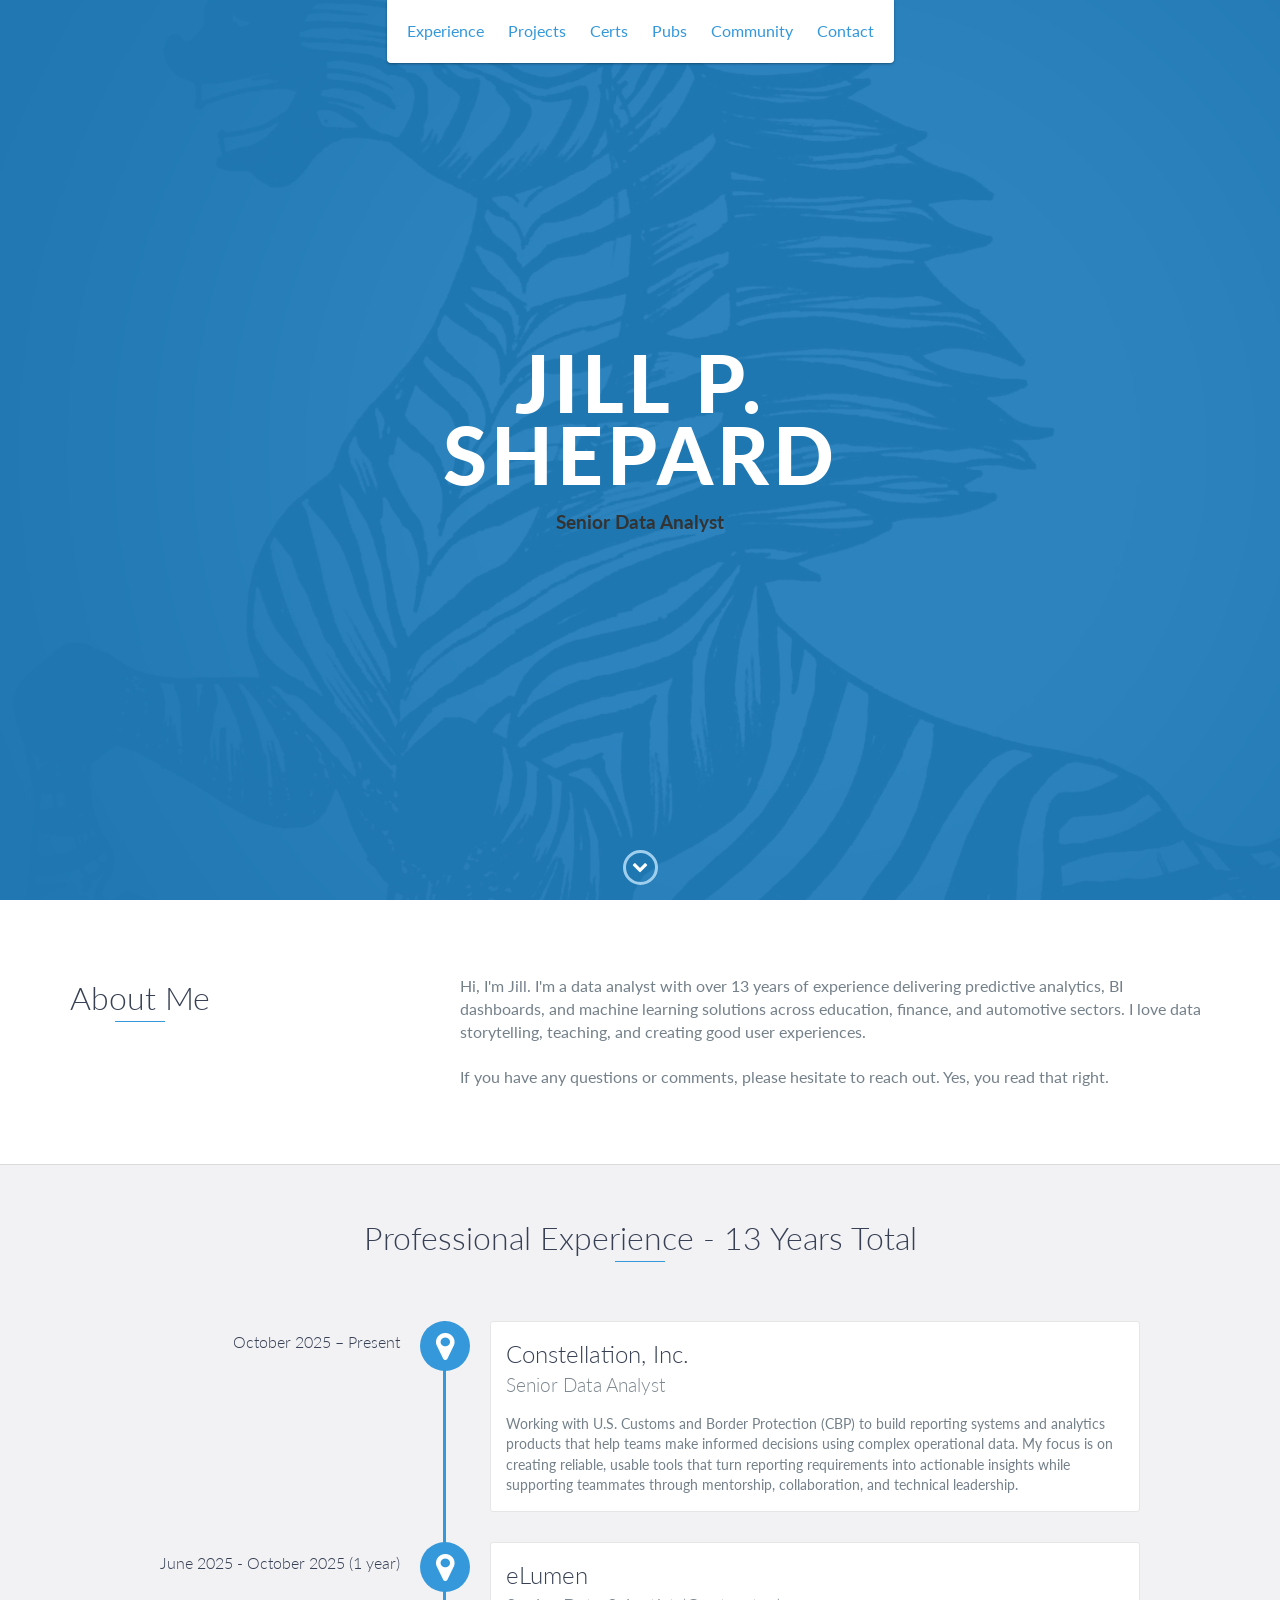
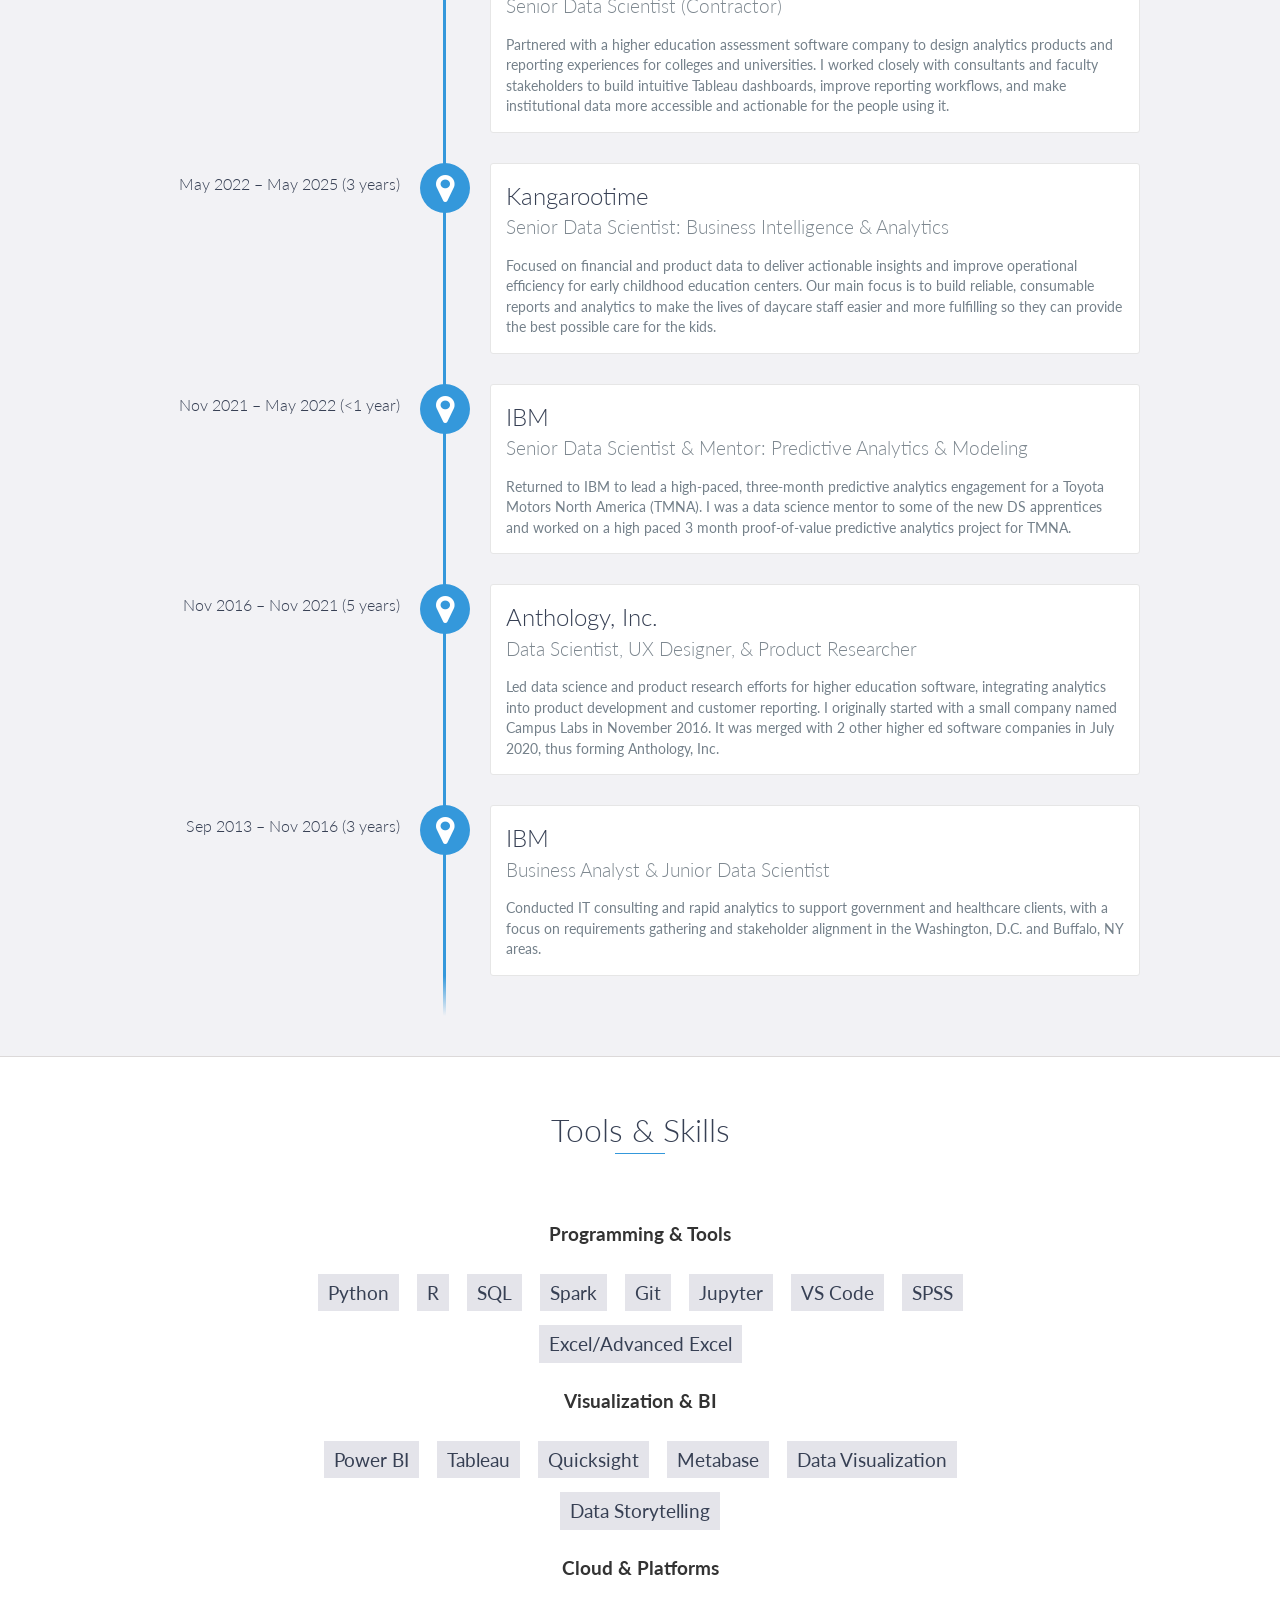
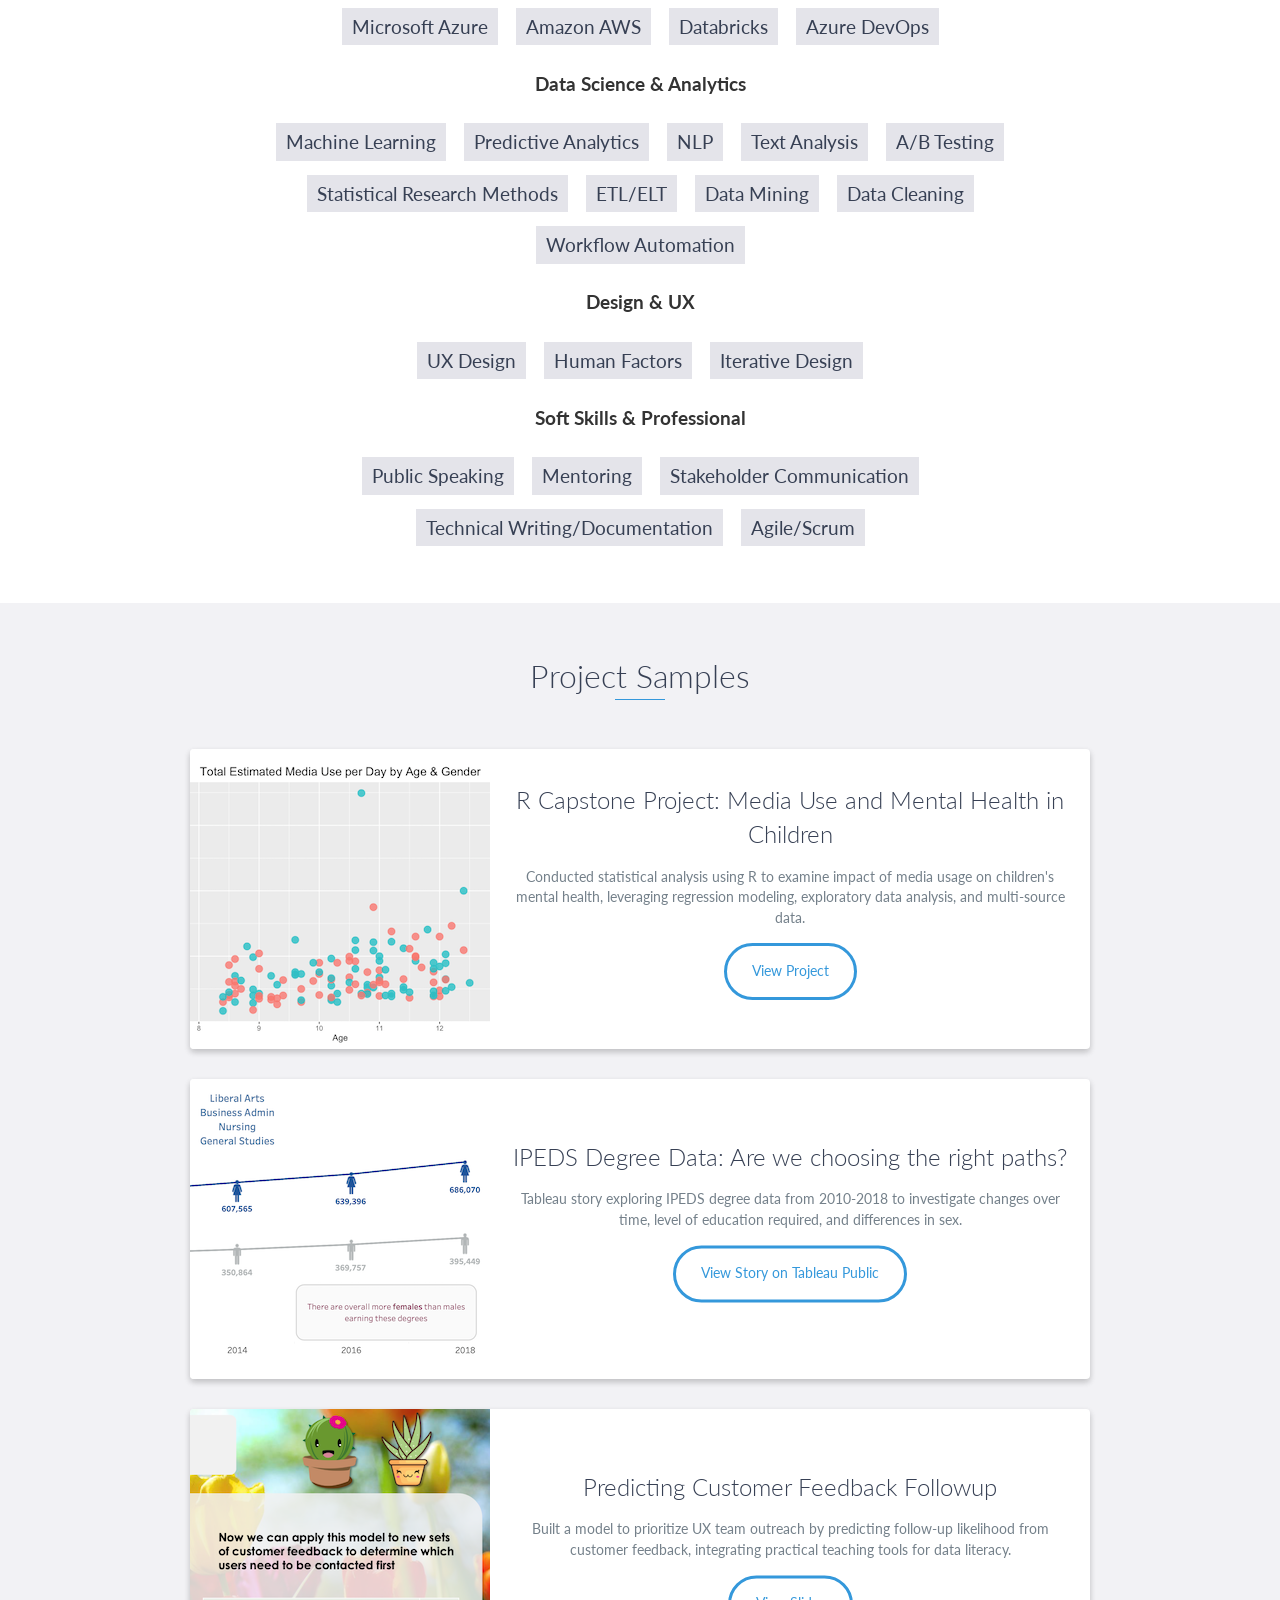
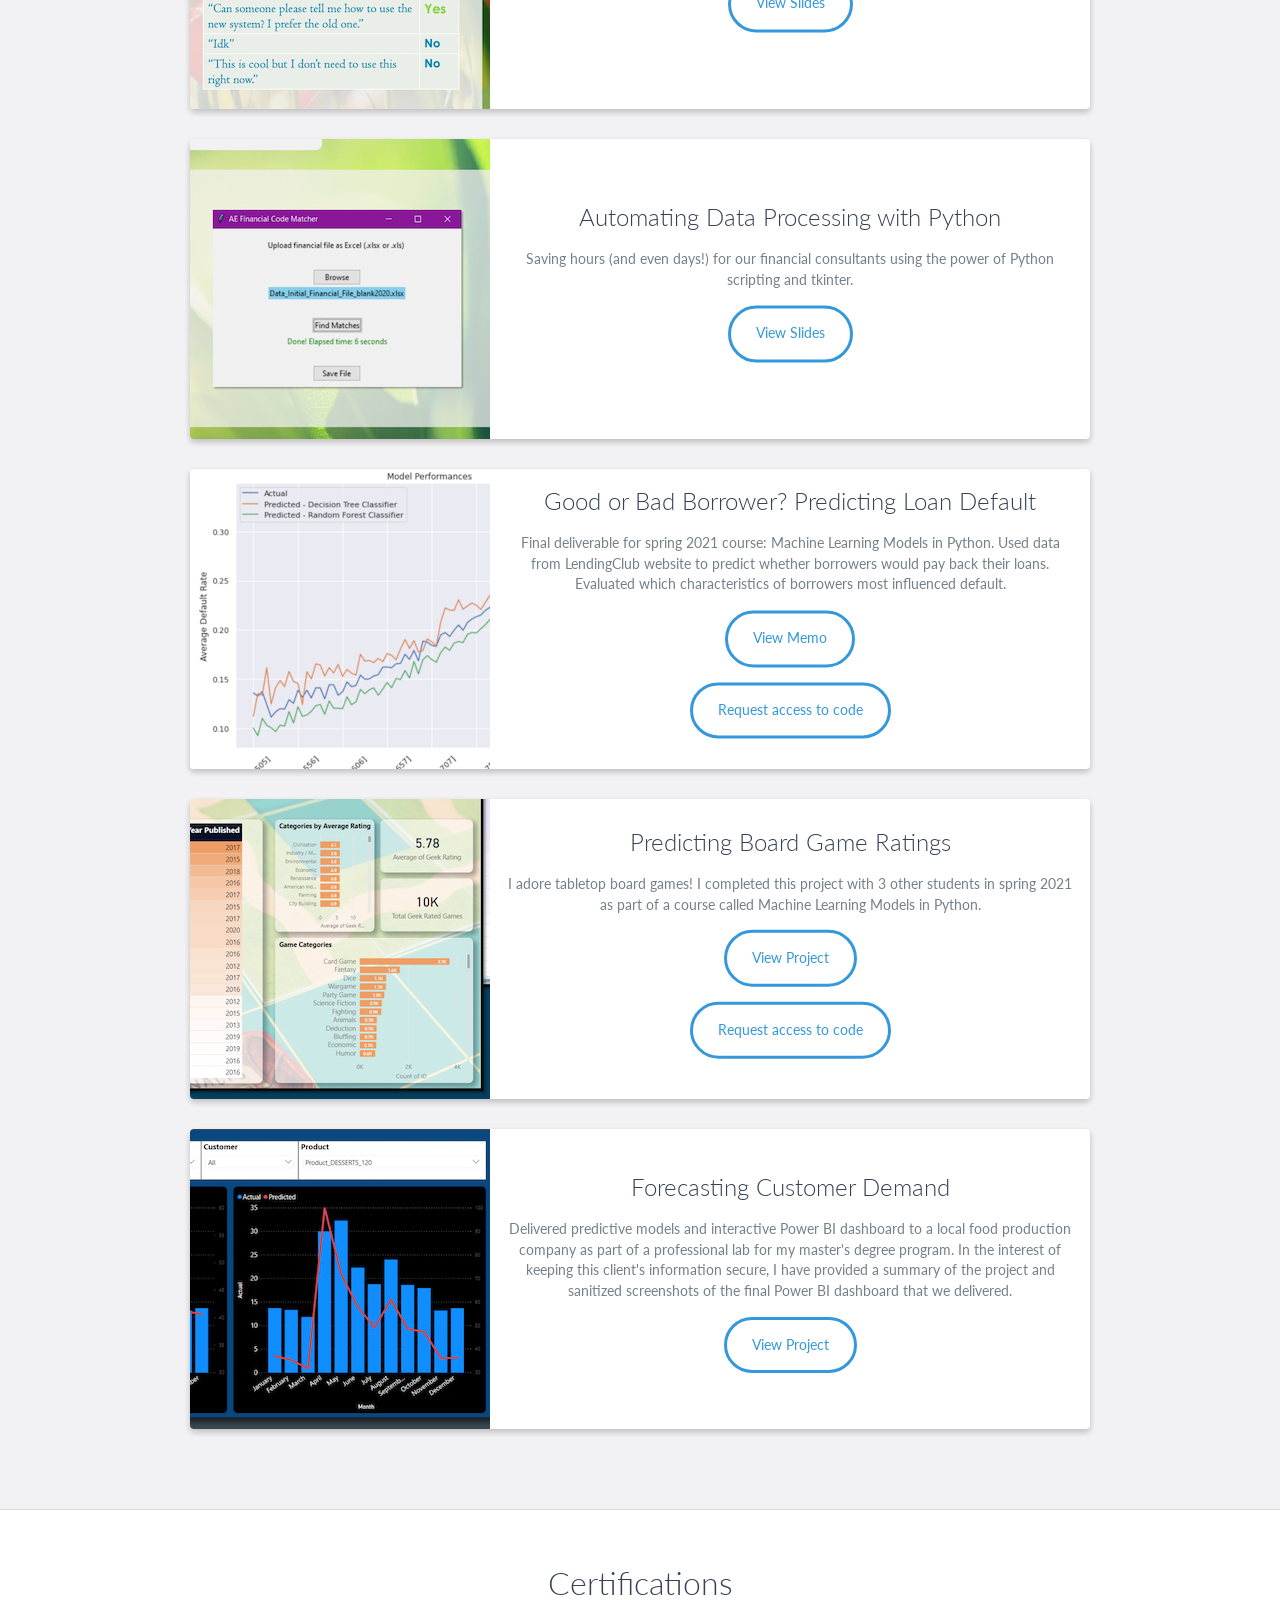
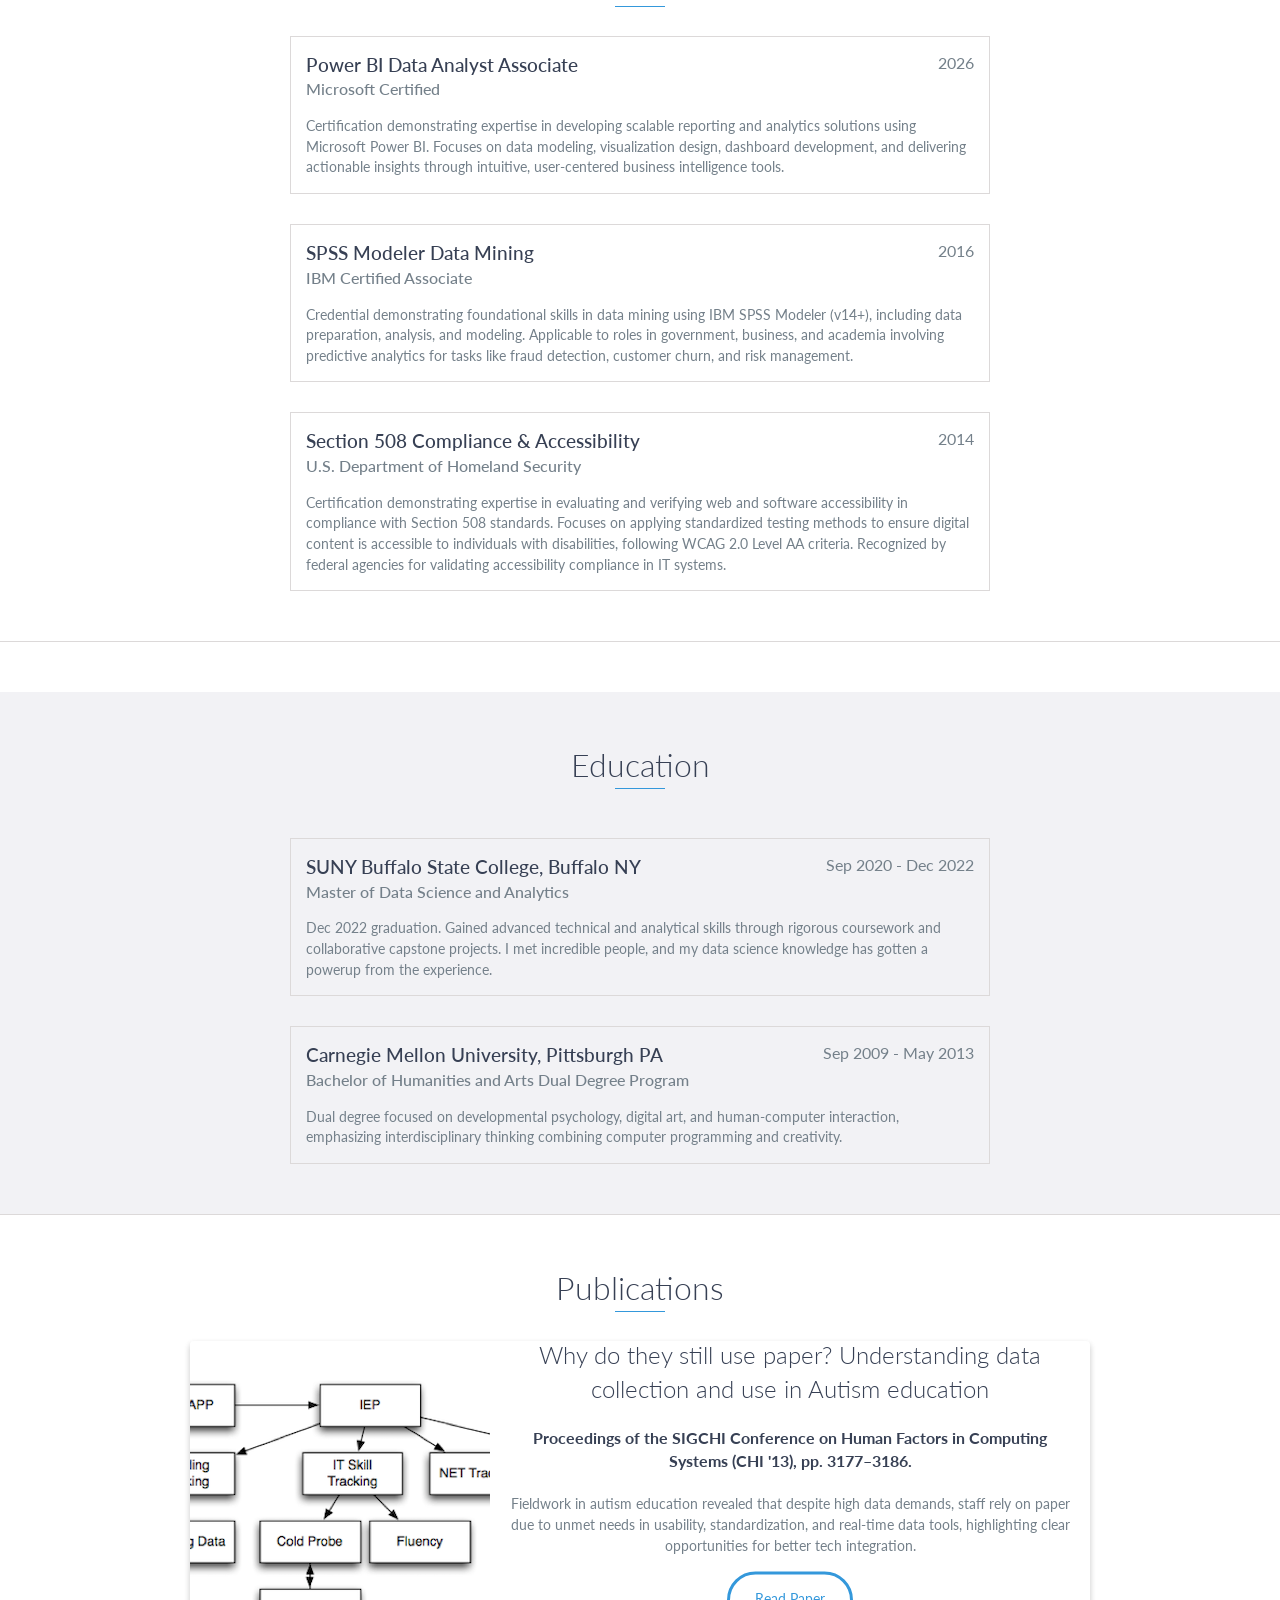
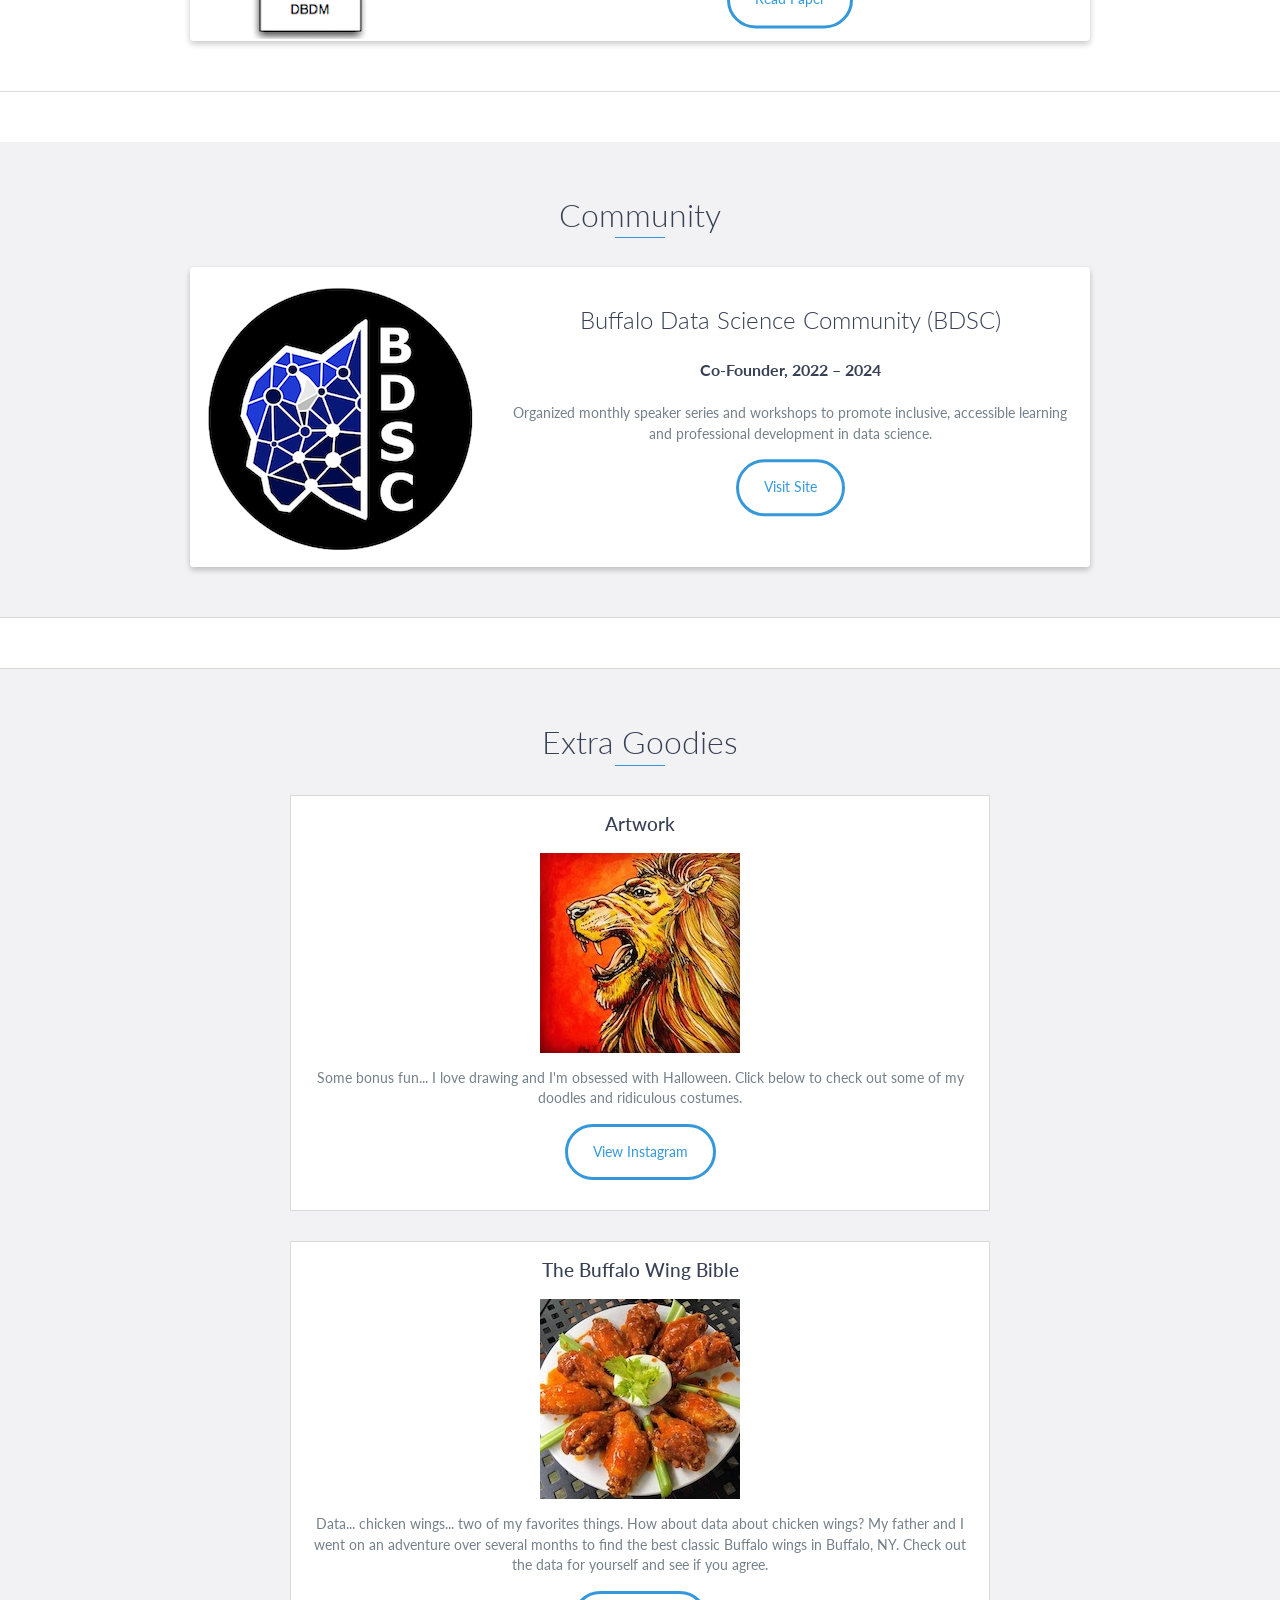
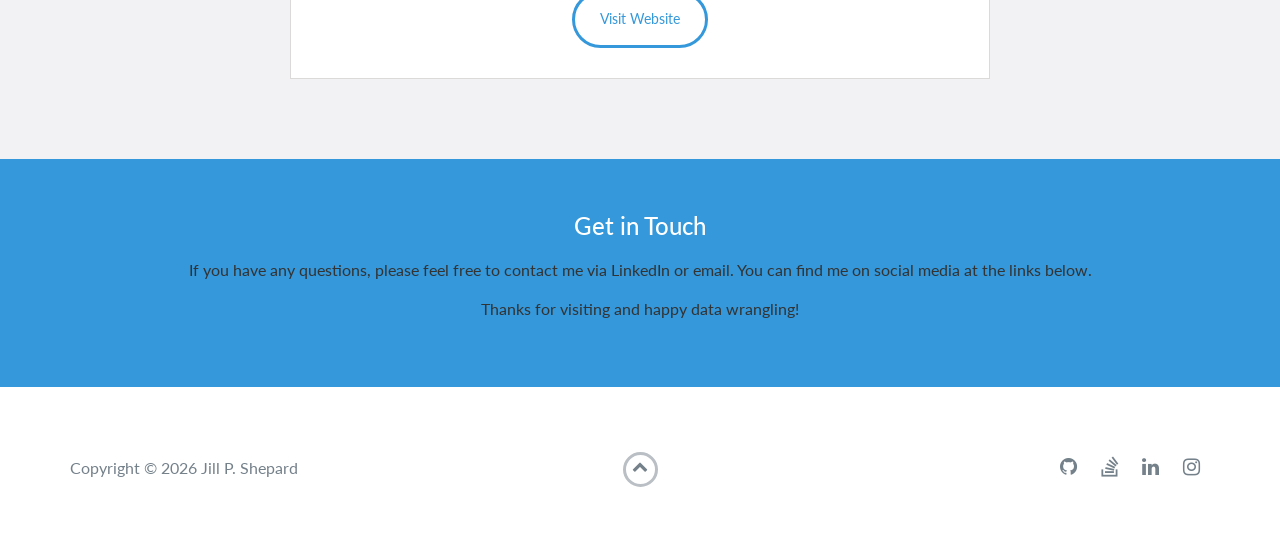
<file: index.html>
<!DOCTYPE html>
<html class="no-js" lang="en">

<head>
    <meta charset="utf-8">
    <meta http-equiv="X-UA-Compatible" content="IE=edge">
    <meta name="viewport" content="width=device-width, initial-scale=1">
    <title>Jill P. Shepard Portfolio</title>
    <link rel="shortcut icon" href="favicon.ico" type="image/x-icon">
    <link rel="icon" href="favicon.ico" type="image/x-icon">
    <link href="https://fonts.googleapis.com/css?family=Lato:300,400,700,900" rel="stylesheet">
    <link rel="stylesheet" href="libs/font-awesome/css/font-awesome.min.css">
    <link href="css/bootstrap.min.css" rel="stylesheet">
    <link href="css/styles.css" rel="stylesheet">
</head>

<body>
    <div id="mobile-menu-open" class="shadow-large">
        <i class="fa fa-bars" aria-hidden="true"></i>
    </div>
    <!-- End #mobile-menu-toggle -->
    <header>
        <div id="mobile-menu-close">
            <span>Close</span> <i class="fa fa-times" aria-hidden="true"></i>
        </div>
        <ul id="menu" class="shadow">
            <li>
                <a href="#experience">Experience</a>
            </li>
            <li>
                <a href="#projects">Projects</a>
            </li>
            <li>
                <a href="#certifications">Certs</a>
            </li>
            <li>
                <a href="#publications">Pubs</a>
            </li>
            <li>
                <a href="#community">Community</a>
            </li>
            <li>
                <a href="#contact">Contact</a>
            </li>
        </ul>
    </header>
    <!-- End header -->

    <div id="lead">
        <div id="lead-content">
            <h1>Jill P. Shepard</h1>
            <h3>Senior Data Analyst</h3>
        </div>
        <!-- End #lead-content -->

        <div id="lead-overlay"></div>

        <div id="lead-down">
            <span>
                <i class="fa fa-chevron-down" aria-hidden="true"></i>
            </span>
        </div>
        <!-- End #lead-down -->
    </div>
    <!-- End #lead -->

    <div id="about">
        <div class="container">
            <div class="row">
                <div class="col-md-4">
                    <h2 class="heading">About Me</h2>
                </div>
                <div class="col-md-8">
                    <p>
                        Hi, I'm Jill. I'm a data analyst with over 13 years of experience delivering predictive analytics, BI
                        dashboards, and machine learning solutions across education, finance, and automotive sectors.
                        I love data storytelling, teaching, and creating good user experiences.<br><br>
                        If you have any questions or comments, please hesitate to reach out. Yes, you read that right.
                    </p>
                </div>
            </div>
        </div>
    </div>
    <!-- End #about -->

    <div id="experience" class="background-alt">
        <h2 class="heading">Professional Experience - 13 Years Total</h2>
        <div id="experience-timeline">
            <div data-date="October 2025 – Present">
                <h3>Constellation, Inc.</h3>
                <h4>Senior Data Analyst</h4>
                <p>
                    Working with U.S. Customs and Border Protection (CBP) to build reporting systems and analytics
                    products that help teams make informed decisions using complex operational data. My focus is on
                    creating reliable,
                    usable tools that turn reporting requirements into actionable insights while supporting teammates
                    through
                    mentorship, collaboration, and technical leadership.
                </p>
            </div>
            <div data-date="June 2025 - October 2025 (1 year)">
                <h3>eLumen</h3>
                <h4>Senior Data Scientist (Contractor)</h4>
                <p>
                    Partnered with a higher education assessment software company to design analytics products and
                    reporting experiences for colleges and universities. I worked closely with consultants and faculty
                    stakeholders to build intuitive Tableau dashboards, improve reporting workflows, and make
                    institutional data more accessible and actionable for the people using it.
                </p>
            </div>
            <div data-date="May 2022 – May 2025 (3 years)">
                <h3>Kangarootime</h3>
                <h4>Senior Data Scientist: Business Intelligence & Analytics</h4>
                <p>
                    Focused on financial and product data to deliver actionable insights and improve operational
                    efficiency for early childhood education centers. Our main focus is to build reliable, consumable
                    reports and analytics to make the lives of daycare staff easier and more fulfilling so they can
                    provide the best possible care for the kids.
                </p>
            </div>
            <div data-date="Nov 2021 – May 2022 (<1 year)">
                <h3>IBM</h3>
                <h4>Senior Data Scientist & Mentor: Predictive Analytics & Modeling</h4>
                <p>
                    Returned to IBM to lead a high-paced, three-month predictive analytics engagement for a Toyota
                    Motors North America (TMNA). I was a data science mentor to some of the new DS apprentices and
                    worked on a high paced 3 month proof-of-value predictive analytics project for TMNA.
                </p>
            </div>

            <div data-date="Nov 2016 – Nov 2021 (5 years)">
                <h3>Anthology, Inc.</h3>
                <h4>Data Scientist, UX Designer, & Product Researcher</h4>
                <p>
                    Led data science and product research efforts for higher education software, integrating analytics
                    into product development and customer reporting. I originally started with a small company named
                    Campus Labs in November 2016. It was merged with 2 other higher ed software companies in July 2020,
                    thus forming Anthology, Inc.
                </p>
            </div>

            <div data-date="Sep 2013 – Nov 2016 (3 years)">
                <h3>IBM</h3>
                <h4>Business Analyst & Junior Data Scientist</h4>
                <p>
                    Conducted IT consulting and rapid analytics to support government and healthcare clients, with a
                    focus on requirements gathering and stakeholder alignment in the Washington, D.C. and Buffalo, NY
                    areas.
                </p>
            </div>

        </div>
    </div>
    <!-- End #experience -->

    <div id="skills">
        <h2 class="heading">Tools & Skills</h2>
        <h3>Programming & Tools</h3>
        <ul>
            <li>Python</li>
            <li>R</li>
            <li>SQL</li>
            <li>Spark</li>
            <li>Git</li>
            <li>Jupyter</li>
            <li>VS Code</li>
            <li>SPSS</li>
            <li>Excel/Advanced Excel</li>
        </ul>

        <h3>Visualization & BI</h3>
        <ul>
            <li>Power BI</li>
            <li>Tableau</li>
            <li>Quicksight</li>
            <li>Metabase</li>
            <li>Data Visualization</li>
            <li>Data Storytelling</li>
        </ul>

        <h3>Cloud & Platforms</h3>
        <ul>
            <li>Microsoft Azure</li>
            <li>Amazon AWS</li>
            <li>Databricks</li>
            <li>Azure DevOps</li>
        </ul>

        <h3>Data Science & Analytics</h3>
        <ul>
            <li>Machine Learning</li>
            <li>Predictive Analytics</li>
            <li>NLP</li>
            <li>Text Analysis</li>
            <li>A/B Testing</li>
            <li>Statistical Research Methods</li>
            <li>ETL/ELT</li>
            <li>Data Mining</li>
            <li>Data Cleaning</li>
            <li>Workflow Automation</li>
        </ul>

        <h3>Design & UX</h3>
        <ul>
            <li>UX Design</li>
            <li>Human Factors</li>
            <li>Iterative Design</li>
        </ul>

        <h3>Soft Skills & Professional</h3>
        <ul>
            <li>Public Speaking</li>
            <li>Mentoring</li>
            <li>Stakeholder Communication</li>
            <li>Technical Writing/Documentation</li>
            <li>Agile/Scrum</li>
        </ul>
    </div>
    <!-- End #skills -->

    <div id="projects" class="background-alt">
        <h2 class="heading">Project Samples</h2>
        <div class="container">
            <div class="row">

                <div class="project shadow-large">
                    <div class="project-image">
                        <img src="images/media-use.png" />
                    </div>
                    <!-- End .project-image -->
                    <div class="project-info">
                        <h3>R Capstone Project: Media Use and Mental Health in Children</h3>
                        <p>
                            Conducted statistical analysis using R to examine impact of media usage on children's mental
                            health, leveraging regression modeling, exploratory data analysis, and multi-source data.
                        </p>
                        <p>
                            <a href="https://jpgoodwyn.github.io/media-use-project/" class="btn-rounded-blue"
                                target="_blank">View Project</a>
                        </p>
                    </div>
                    <!-- End .project-info -->
                </div>
                <!-- End .project -->

                <div class="project shadow-large">
                    <div class="project-image">
                        <img src="images/thumb-IPEDS.png" />
                    </div>
                    <!-- End .project-image -->
                    <div class="project-info">
                        <h3>IPEDS Degree Data: Are we choosing the right paths?</h3>
                        <p>
                            Tableau story exploring IPEDS degree data from 2010-2018 to investigate changes over time,
                            level of education required, and differences in sex.
                        </p>
                        <p>
                            <a href="https://public.tableau.com/app/profile/jillian8344/viz/IPEDSDegreeDataArewechoosingtherightpaths/IPEDSStory?publish=yes"
                                class="btn-rounded-blue" target="_blank">View Story on Tableau Public</a>
                        </p>
                    </div>
                    <!-- End .project-info -->
                </div>
                <!-- End .project -->

                <div class="project shadow-large">
                    <div class="project-image">
                        <img src="images/customer-feedback.png" />
                    </div>
                    <!-- End .project-image -->
                    <div class="project-info">
                        <h3>Predicting Customer Feedback Followup</h3>
                        <p>
                            Built a model to prioritize UX team outreach by predicting follow-up likelihood from
                            customer feedback, integrating practical teaching tools for data literacy.
                        </p>
                        <p>
                            <a href="images/Predicting-feedback-followup.pdf" class="btn-rounded-blue">View Slides</a>
                        </p>
                    </div>
                    <!-- End .project-info -->
                </div>
                <!-- End .project -->

                <div class="project shadow-large">
                    <div class="project-image">
                        <img src="images/automate.png" />
                    </div>
                    <!-- End .project-image -->
                    <div class="project-info">
                        <h3>Automating Data Processing with Python</h3>
                        <p>
                            Saving hours (and even days!) for our financial consultants using the power of Python
                            scripting and tkinter.
                        </p>
                        <p>
                            <a href="images/Python-automation.pdf" class="btn-rounded-blue">View Slides</a>
                        </p>
                    </div>
                    <!-- End .project-info -->
                </div>
                <!-- End .project -->

                <div class="project shadow-large">
                    <div class="project-image">
                        <img src="images/thumb-LendingClub.png" />
                    </div>
                    <!-- End .project-image -->
                    <div class="project-info">
                        <h3>Good or Bad Borrower? Predicting Loan Default</h3>
                        <p>
                            Final deliverable for spring 2021 course: Machine Learning Models in Python. Used data from
                            LendingClub website to predict whether borrowers would pay back their loans. Evaluated which
                            characteristics of borrowers most influenced default.
                        </p>
                        <p>
                            <a href="images/Goodwyn_LendingClub_Memo.pdf" class="btn-rounded-blue">View Memo</a>
                        </p>
                        <p>
                            <a href="https://colab.research.google.com/drive/1hz7jaABfR89Sq6LZ25tlcKXDflyuWBV2?usp=sharing"
                                class="btn-rounded-blue">Request access to code</a>
                        </p>
                    </div>
                    <!-- End .project-info -->
                </div>
                <!-- End .project -->

                <!-- <a id="view-more-projects" href="#">View More Projects</a> -->
                <!-- <div id="more-projects" class="row"> -->

                <div class="project shadow-large">
                    <div class="project-image">
                        <img src="images/thumb-BGG-ratings.png" />
                    </div>
                    <!-- End .project-image -->
                    <div class="project-info">
                        <h3>Predicting Board Game Ratings</h3>
                        <p>
                            I adore tabletop board games! I completed this project with 3 other students in spring 2021 as part
                            of a course called Machine Learning Models in Python.
                        </p>
                        <p>
                            <a href="images/BGG-summary.pdf" class="btn-rounded-blue">View Project</a>
                        </p>
                        <p>
                            <a href="https://colab.research.google.com/drive/1PGignmw_W7TKYw9Nrmi9zCMPTI-Jr0r-?usp=sharing"
                                class="btn-rounded-blue">Request access to code</a>
                        </p>
                    </div>
                    <!-- End .project-info -->
                </div>
                <!-- End .project -->

                <div class="project shadow-large">
                    <div class="project-image">
                        <img src="images/thumb-customer-demand.png" />
                    </div>
                    <!-- End .project-image -->
                    <div class="project-info">
                        <h3>Forecasting Customer Demand</h3>
                        <p>
                            Delivered predictive models and interactive Power BI dashboard to a local food production
                            company as part of a professional lab for my master's degree program. In the interest of
                            keeping this client's information secure, I have provided a summary of the project and
                            sanitized screenshots of the final Power BI dashboard that we delivered.
                        </p>
                        <p>
                            <a href="images/CustomerForecast_scrubbed.pdf" class="btn-rounded-blue">View Project</a>
                        </p>
                    </div>
                    <!-- End .project-info -->
                </div>
                <!-- End .project -->
                <!-- </div> -->
            </div>
        </div>
    </div>
    <!-- End #projects -->

    <div id="certifications">
        <h2 class="heading">Certifications</h2>
        <div class="container">
            <div class="row">
                <div class="education-block">
                    <h3>Power BI Data Analyst Associate</h3>
                    <span class="education-date">2026</span>
                    <h4>Microsoft Certified</h4>
                    <p>
                        Certification demonstrating expertise in developing scalable reporting and analytics solutions
                        using Microsoft Power BI. Focuses on data modeling, visualization design, dashboard development,
                        and delivering actionable insights through intuitive, user-centered business intelligence tools.
                    </p>
                </div>

                <div class="education-block">
                    <h3>SPSS Modeler Data Mining</h3>
                    <span class="education-date">2016</span>
                    <h4>IBM Certified Associate</h4>
                    <p>
                        Credential demonstrating foundational skills in data mining using IBM SPSS Modeler (v14+),
                        including data preparation, analysis, and modeling. Applicable to roles in government, business,
                        and academia involving predictive analytics for tasks like fraud detection, customer churn, and
                        risk management.
                    </p>
                </div>

                <div class="education-block">
                    <h3>Section 508 Compliance & Accessibility</h3>
                    <span class="certifications-date">2014</span>
                    <h4>U.S. Department of Homeland Security</h4>
                    <p>
                        Certification demonstrating expertise in evaluating and verifying web and software accessibility
                        in compliance with Section 508 standards. Focuses on applying standardized testing methods to
                        ensure digital content is accessible to individuals with disabilities, following WCAG 2.0 Level
                        AA criteria. Recognized by federal agencies for validating accessibility compliance in IT
                        systems.
                    </p>
                </div>
            </div>
        </div>
    </div>
    <!-- End #certifications -->

    <div id="education" class="background-alt">
        <h2 class="heading">Education</h2>
        <div class="education-block">
            <h3>SUNY Buffalo State College, Buffalo NY</h3>
            <span class="education-date">Sep 2020 - Dec 2022</span>
            <h4>Master of Data Science and Analytics</h4>
            <p>
                Dec 2022 graduation. Gained advanced technical and analytical skills through rigorous coursework and
                collaborative capstone projects. I met incredible people, and my data science knowledge has gotten a
                powerup from the experience.
            </p>
        </div>
        <!-- End .education-block -->

        <div class="education-block">
            <h3>Carnegie Mellon University, Pittsburgh PA</h3>
            <span class="education-date">Sep 2009 - May 2013</span>
            <h4>Bachelor of Humanities and Arts Dual Degree Program</h4>
            <p>
                Dual degree focused on developmental psychology, digital art, and human-computer interaction,
                emphasizing interdisciplinary thinking combining computer programming and creativity.
            </p>
        </div>
        <!-- End .education-block -->
    </div>
    <!-- End #education -->

    <div id="publications">
        <h2 class="heading">Publications</h2>
        <div class="container">
            <div class="row">

                <div class="project shadow-large">
                    <div class="project-image">
                        <img src="images/publication.png" />
                    </div>
                    <!-- End .project-image -->
                    <div class="project-info">
                        <h3>Why do they still use paper? Understanding data collection and use in Autism education</h3>
                        <h4>Proceedings of the SIGCHI Conference on Human Factors in Computing Systems (CHI '13), pp.
                            3177–3186.</h4>
                        <p>
                            Fieldwork in autism education revealed that despite high data demands, staff rely on paper
                            due to unmet needs in usability, standardization, and real-time data tools, highlighting
                            clear opportunities for better tech integration.
                        </p>
                        <p>
                            <a href="https://dl.acm.org/doi/10.1145/2470654.2466436" class="btn-rounded-blue"
                                target="_blank">Read Paper</a>
                        </p>
                    </div>
                    <!-- End .project-info -->
                </div>
                <!-- End .project -->
            </div>
        </div>
    </div>
    <!-- End #publications -->

    <div id="community" class="background-alt">
        <h2 class="heading">Community</h2>
        <div class="container">
            <div class="row">

                <div class="project shadow-large">
                    <div class="project-image">
                        <img src="images/bdsc-logo.png" />
                    </div>
                    <!-- End .project-image -->
                    <div class="project-info">
                        <h3>Buffalo Data Science Community (BDSC)</h3>
                        <h4>Co-Founder, 2022 – 2024</h4>
                        <p>
                            Organized monthly speaker series and workshops to promote inclusive, accessible learning and
                            professional development in data science.
                        </p>
                        <p>
                            <a href="https://www.buffalodsc.com" class="btn-rounded-blue" target="_blank">Visit Site</a>
                        </p>
                    </div>
                    <!-- End .project-info -->
                </div>
                <!-- End .project -->
            </div>
        </div>
    </div>

    <div id="bonus" class="optional-section background-alt">
        <h2 class="heading">Extra Goodies</h2>

        <div class="optional-section-block">
            <h3>Artwork</h3>
            <p>
                <img src="images/thumb-lion.JPG" />
            </p>
            <p>
                Some bonus fun... I love drawing and I'm obsessed with Halloween. Click below to check out some of my
                doodles and ridiculous costumes.
            </p>
            <p>
                <a href="https://www.instagram.com/jills.doodles?igsh=MW1lc2h0dHdtcGZhbA%3D%3D&utm_source=qr"
                    class="btn-rounded-blue">View Instagram</a>
            </p>
        </div>
        <!-- End .optional-section-block -->

        <div class="optional-section-block">
            <h3>The Buffalo Wing Bible</h3>
            <p>
                <img src="images/wings.JPG" />
            </p>
            <p>
                Data... chicken wings... two of my favorites things. How about data about chicken wings? My father and I
                went on an adventure over several months to find the best classic Buffalo wings in Buffalo, NY. Check
                out the data for yourself and see if you agree.
            </p>
            <p>
                <a href="https://wingbible.thegoodwings.com/" class="btn-rounded-blue">Visit Website</a>
            </p>
        </div>
        <!-- End .optional-section-block -->

    </div>
    <!-- End .optional-section -->

    <div id="contact">
        <h2>Get in Touch</h2>
        <p>
            If you have any questions, please feel free to contact me via LinkedIn or email. You can find me on social
            media at the links below.
        </p>
        <p>
            Thanks for visiting and happy data wrangling!
        </p>
        <!-- End #contact-form -->
    </div>
    <!-- End #contact -->

    <footer>
        <div class="container">
            <div class="row">
                <div class="col-sm-5 copyright">
                    <p>
                        Copyright &copy; 2026 Jill P. Shepard
                    </p>
                </div>
                <div class="col-sm-2 top">
                    <span id="to-top">
                        <i class="fa fa-chevron-up" aria-hidden="true"></i>
                    </span>
                </div>
                <div class="col-sm-5 social">
                    <ul>
                        <li>
                            <a href="https://github.com/jpgoodwyn/" target="_blank"><i class="fa fa-github"
                                    aria-hidden="true"></i></a>
                        </li>
                        <li>
                            <a href="https://stackoverflow.com/users/5551800/maxxmilo/"><i class="fa fa-stack-overflow"
                                    aria-hidden="true"></i></a>
                        </li>
                        <li>
                            <a href="https://www.linkedin.com/in/jpgoodwyn/" target="_blank"><i class="fa fa-linkedin"
                                    aria-hidden="true"></i></a>
                        </li>
                        <li>
                            <a href="https://www.instagram.com/jills.doodles/" target="_blank"><i
                                    class="fa fa-instagram" aria-hidden="true"></i></a>
                        </li>
                    </ul>
                </div>
            </div>
        </div>
    </footer>
    <!-- End footer -->

    <script src="https://ajax.googleapis.com/ajax/libs/jquery/1.12.4/jquery.min.js"></script>
    <script src="js/scripts.min.js"></script>
</body>

</html>
</file>
<file: css/styles.css>
/*!
    Title: Dev Portfolio Template
    Version: 1.2.2
    Last Change: 03/25/2020
    Author: Ryan Fitzgerald
    Repo: https://github.com/RyanFitzgerald/devportfolio-template
    Issues: https://github.com/RyanFitzgerald/devportfolio-template/issues

    Description: This file contains all the styles associated with the page
    that don't come from third party libraries. This file gets compiled using
    Gulp and send to the /css folder which is then loaded on the page.
*/body{font-family:'Lato', sans-serif;font-size:16px}body.active{overflow:hidden;z-index:-1}.no-js #experience-timeline>div{background:#fff;padding:10px;margin-bottom:10px;border:1px solid #dcd9d9}.no-js #experience-timeline>div h3{font-size:1.5em;font-weight:300;color:#374054;display:inline-block;margin:0}.no-js #experience-timeline>div h4{font-size:1.2em;font-weight:300;color:#7e8890;margin:0 0 15px 0}.no-js #experience-timeline>div p{color:#74808a;font-size:0.9em;margin:0}.no-js #experience-timeline:before,.no-js #experience-timeline:after{content:none}@keyframes dropHeader{0%{transform:translateY(-100%)}100%{transform:translateY(0)}}header{position:absolute;top:0;left:0;right:0;text-align:center;z-index:10;animation-name:dropHeader;animation-iteration-count:1;animation-timing-function:ease;animation-duration:0.75s}header ul{display:inline-block;background:#fff;text-align:center;padding:10px;margin:0;border-bottom-right-radius:4px;border-bottom-left-radius:4px}header li{display:inline-block}header a{display:block;color:#3498db;padding:10px}header a:hover{color:#217dbb;text-decoration:none;background:#eee;border-radius:4px}header a:focus{color:#3498db;text-decoration:none}header.active{display:block}header.sticky{position:fixed;z-index:999}#menu.active{display:block}#mobile-menu-open{display:none;cursor:pointer;position:fixed;right:15px;top:10px;color:#3498db;font-size:1.5em;z-index:20;padding:0 7px;border-radius:4px;background:#fff}#mobile-menu-close{display:none;text-align:right;width:100%;background:#fff;font-size:1.5em;padding-right:15px;padding-top:10px;cursor:pointer;color:#3498db}#mobile-menu-close span{font-size:0.5em;text-transform:uppercase}#mobile-menu-close i{vertical-align:middle}footer{padding:50px 0}.copyright{padding-top:20px}.copyright p{margin:0;color:#74808a}.top{text-align:center}.top span{cursor:pointer;display:block;margin:15px auto 0 auto;width:35px;height:35px;border-radius:50%;border:3px solid #b9bfc4;text-align:center}.top i{color:#74808a}.social{text-align:right}.social ul{margin:5px 0 0 0;padding:0}.social li{display:inline-block;font-size:1.25em;list-style:none}.social a{display:block;color:#74808a;padding:10px}.social a:hover{color:#3498db}.btn-rounded-white{display:inline-block;color:#fff;padding:15px 25px;border:3px solid #fff;border-radius:30px;transition:.5s ease all}.btn-rounded-blue{display:inline-block;color:#3498db;padding:15px 25px;border:3px solid #3498db;border-radius:30px;transition:.5s ease all}.btn-rounded-white:hover{color:#3498db;background:#fff;text-decoration:none}.btn-rounded-blue:hover{color:#227cb8;background:#97d0f7;text-decoration:none}.shadow{box-shadow:0 1px 3px rgba(0,0,0,0.12),0 1px 2px rgba(0,0,0,0.24)}.shadow-large{box-shadow:0 3px 6px rgba(0,0,0,0.08),0 3px 6px rgba(0,0,0,0.15)}.heading{position:relative;display:inline-block;font-size:2em;font-weight:300;margin:0 0 30px 0}.heading:after{position:absolute;content:'';top:100%;height:1px;width:50px;left:0;right:0;margin:0 auto;background:#3498db}.background-alt{background:#f2f2f5}#lead{position:relative;height:100vh;min-height:500px;max-height:1080px;background:url(../images/lead-bg.jpg);background-size:cover;padding:15px;overflow:hidden}#lead-content{position:absolute;z-index:10;top:50%;left:50%;transform:translate(-50%, -50%);text-align:center}#lead-content h1,#lead-content h2{margin:0}#lead-content h1{color:#fff;font-weight:900;font-size:5em;text-transform:uppercase;letter-spacing:0.05em;line-height:0.9em}#lead-content h2{color:#a0cfee;font-weight:500;font-size:2.25em;margin-bottom:15px}#lead-overlay{position:absolute;height:100%;width:100%;top:0;right:0;bottom:0;left:0;background:rgba(33,125,187,0.95);z-index:1}#lead-down{position:absolute;left:0;right:0;width:100%;text-align:center;z-index:10;bottom:15px;color:#fff}#lead-down span{cursor:pointer;display:block;margin:0 auto;width:35px;height:35px;border-radius:50%;border:3px solid #a0cfee;text-align:center}#lead-down i{animation:pulsate 1.5s ease;animation-iteration-count:infinite;padding-top:5px}@keyframes pulsate{0%{transform:scale(1, 1)}50%{transform:scale(1.2, 1.2)}100%{transform:scale(1, 1)}}#about{padding:75px 15px;border-bottom:1px solid #dcd9d9}#about h2{color:#374054}#about p{color:#74808a;margin:0}#experience{padding:50px 15px;text-align:center;border-bottom:1px solid #dcd9d9}#experience h2{color:#374054}#experience-timeline{margin:30px auto 0 auto;position:relative;max-width:1000px}#experience-timeline:before{position:absolute;content:'';top:0;bottom:0;left:303px;right:auto;height:100%;width:3px;background:#3498db;z-index:0}#experience-timeline:after{position:absolute;content:'';width:3px;height:40px;background:#3498db;background:linear-gradient(to bottom, #3498db, rgba(52,152,219,0));top:100%;left:303px}.vtimeline-content{margin-left:350px;background:#fff;border:1px solid #e6e6e6;padding:15px;border-radius:3px;text-align:left}.vtimeline-content h3{font-size:1.5em;font-weight:300;color:#374054;display:inline-block;margin:0}.vtimeline-content h4{font-size:1.2em;font-weight:300;color:#7e8890;margin:0 0 15px 0}.vtimeline-content p{color:#74808a;font-size:0.9em;margin:0}.vtimeline-point{position:relative;display:block;vertical-align:top;margin-bottom:30px}.vtimeline-icon{position:relative;color:#fff;width:50px;height:50px;background:#3498db;border-radius:50%;float:left;z-index:99;margin-left:280px}.vtimeline-icon i{display:block;font-size:2em;margin-top:10px}.vtimeline-date{width:260px;text-align:right;position:absolute;left:0;top:10px;font-weight:300;color:#374054}#certifications,#publications,#community,#education{padding:50px 15px 20px 15px;border-bottom:1px solid #dcd9d9;text-align:center}#certifications,#publications,#community,#education h2{color:#374054;margin-bottom:50px}.education-block{max-width:700px;margin:0 auto 30px auto;padding:15px;border:1px solid #dcd9d9;text-align:left}.education-block h3{font-weight:500;float:left;margin:0;color:#374054}.education-block span{color:#74808a;float:right}.education-block h4{color:#74808a;clear:both;font-weight:500;margin:0 0 15px 0}.education-block p,.education-block ul{margin:0;color:#74808a;font-size:0.9em}.education-block ul{padding:0 0 0 15px}#projects{padding:50px 15px;border-bottom:1px solid #dcd9d9;text-align:center}#projects h2{color:#374054;margin-bottom:50px}.project{position:relative;max-width:900px;margin:0 auto 30px auto;overflow:hidden;background:#fff;border-radius:4px}.project-image{float:left}.project-info{position:absolute;top:50%;transform:translateY(-50%);margin-left:300px;padding:15px}.project-info h3{font-size:1.5em;font-weight:300;color:#374054;margin:0 0 15px 0}.project-info p{color:#74808a;margin:0 0 15px 0;font-size:0.9em}.no-image .project-info{position:relative;margin:0;padding:30px 15px;transform:none}#more-projects{display:none}#skills{padding:50px 15px;text-align:center}#skills h2{color:#374054;margin-bottom:50px}#skills ul{display:block;margin:0 auto;padding:0;max-width:800px}#skills li{display:inline-block;margin:7px;padding:5px 10px;color:#374054;background:#e4e4ea;list-style:none;cursor:default;font-size:1.2em}#contact{padding:50px 15px;background:#3498db;text-align:center}#contact h2{margin:0 0 15px 0;color:#fff;font-weight:500}#contact-form{max-width:500px;margin:0 auto}#contact-form input,#contact-form textarea{display:block;width:100%;padding:10px;border-radius:4px;border:none;margin-bottom:10px;background:#1d6fa5;color:#fff;transition:.5s ease all}#contact-form input::-webkit-input-placeholder,#contact-form textarea::-webkit-input-placeholder{color:#fff}#contact-form input:-moz-placeholder,#contact-form textarea:-moz-placeholder{color:#fff;opacity:1}#contact-form input::-moz-placeholder,#contact-form textarea::-moz-placeholder{color:#fff;opacity:1}#contact-form input:-ms-input-placeholder,#contact-form textarea:-ms-input-placeholder{color:#fff}#contact-form input:focus,#contact-form textarea:focus{outline:none;background:#16527a}#contact-form textarea{height:150px;resize:none}#contact-form button{display:block;width:100%;background:#fff;border-radius:4px;padding:5px 10px;border:none;color:#3498db;font-weight:700;box-shadow:0 1px 3px rgba(0,0,0,0.12),0 1px 2px rgba(0,0,0,0.24);transition:.5s ease all}#contact-form button:hover{box-shadow:0 10px 20px rgba(0,0,0,0.19),0 6px 6px rgba(0,0,0,0.23)}.optional-section{padding:50px 15px;text-align:center;border-top:1px solid #dcd9d9}.optional-section h2{color:#374054}.optional-section-block{max-width:700px;margin:0 auto 30px auto;padding:15px;border:1px solid #dcd9d9;background:#fff;text-align:center}.optional-section-block h3{font-weight:500;margin:0 0 15px 0;color:#374054}.optional-section-block h4{color:#74808a;clear:both;font-weight:500;margin:0 0 15px 0}.optional-section-block p,.optional-section-block ul{margin:0 0 15px 0;color:#74808a;font-size:0.9em}.optional-section-block ul{padding:0 0 0 15px}@media only screen and (max-width: 750px){#experience-timeline:before,#experience-timeline:after{left:23px}.vtimeline-date{width:auto;text-align:left;position:relative;margin-bottom:15px;display:block;margin-left:70px}.vtimeline-icon{margin-left:0}.vtimeline-content{margin-left:70px}}@media only screen and (max-width: 992px){#lead{height:auto;min-height:auto;max-height:auto;padding:100px 15px}#lead-content{position:relative;transform:none;left:auto;top:auto}#lead-content h1{font-size:3em}#lead-content h2{font-size:1.75em}#about{text-align:center}#about p{text-align:left}}@media only screen and (max-width: 768px){header{position:fixed;display:none;z-index:999;animation:none;bottom:0;height:100%}#mobile-menu-open,#mobile-menu-close{display:block}#menu{height:100%;overflow-y:auto;box-shadow:none;border-radius:0;width:100%}#menu li{display:block;margin-bottom:10px}#lead-content h1{font-size:2em}#lead-content h2{font-size:1.3em}#lead-content a{padding:10px 20px}#lead-down{display:none}.education-block h3,.education-block span{float:none}.project-image{display:none}.project-info{position:relative;margin:0;padding:30px 15px;top:auto;transform:none}footer{text-align:center}.social{text-align:center}}@media only screen and (max-width: 480px){#lead-content h1{font-size:1.5em}#lead-content h2{font-size:1em}#lead-content a{font-size:0.9em;padding:5px 10px}}
</file>
